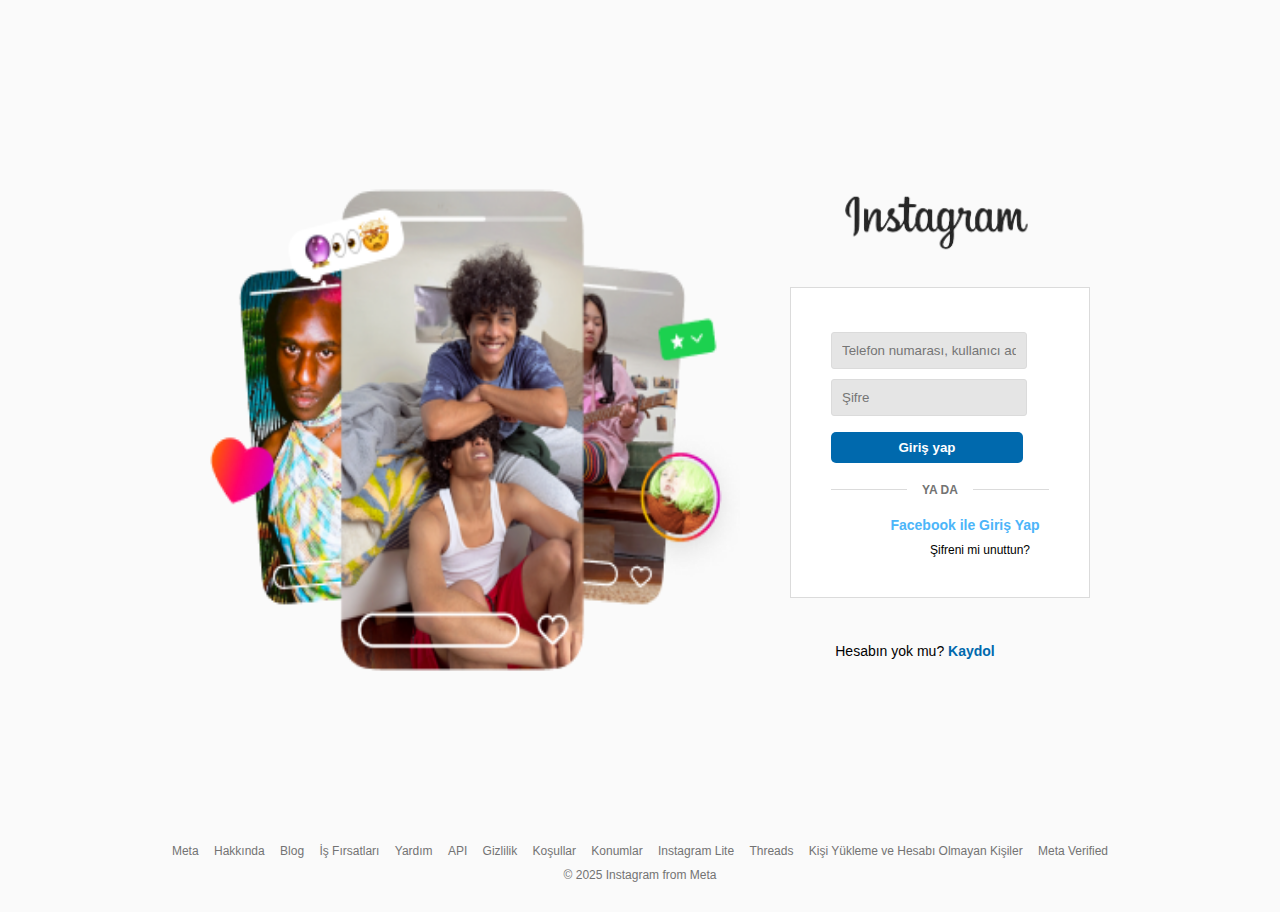
<file: index.html>
<!DOCTYPE html>
<html lang="tr">
<head>
  <meta charset="UTF-8" />
  <meta name="viewport" content="width=device-width, initial-scale=1.0" />
  <title>Instagram</title>
  <link rel="stylesheet" href="index.css" />
  <link href="https://fonts.googleapis.com/css2?family=Great+Vibes&display=swap" rel="stylesheet" />
</head>
<body>
  <div class="container">
    <div class="mockup">
      <img src="img/instagram-web-lox-image.png" alt="Instagram Görseli" />
    </div>
    <div class="form-container">
      <div class="logo">
        <img src="img/logo.png" alt="Instagram Logo">
      </div>
      <div class="form-box"> 
        <form action="homepage.html" method="get">
          <input type="text" class="username-input" placeholder="Telefon numarası, kullanıcı adı veya e-posta" required />
<input type="password" class="password-input" placeholder="Şifre" required />
          <button type="submit">Giriş yap</button>
        </form>

        <div class="divider">
          <div class="line"></div>
          <div class="or">YA DA</div>
          <div class="line"></div>
        </div>

        <a href="#" class="fb-login"><i class="fa-brands fa-facebook"></i> Facebook ile Giriş Yap</a>
        <a href="#" class="forgot">Şifreni mi unuttun?</a>
      </div>

      <div class="signup-box">
        Hesabın yok mu? <a href="register.html">Kaydol</a>
      </div>
    </div>
  </div>

  <footer>
    <div class="footer-links">
      <a href="#">Meta</a>
      <a href="#">Hakkında</a>
      <a href="#">Blog</a>
      <a href="#">İş Fırsatları</a>
      <a href="#">Yardım</a>
      <a href="#">API</a>
      <a href="#">Gizlilik</a>
      <a href="#">Koşullar</a>
      <a href="#">Konumlar</a>
      <a href="#">Instagram Lite</a>
      <a href="#">Threads</a>
      <a href="#">Kişi Yükleme ve Hesabı Olmayan Kişiler</a>
      <a href="#">Meta Verified</a>
    </div>
    <div class="footer-copy">© 2025 Instagram from Meta</div>
  </footer>
</body>
</html>
</file>
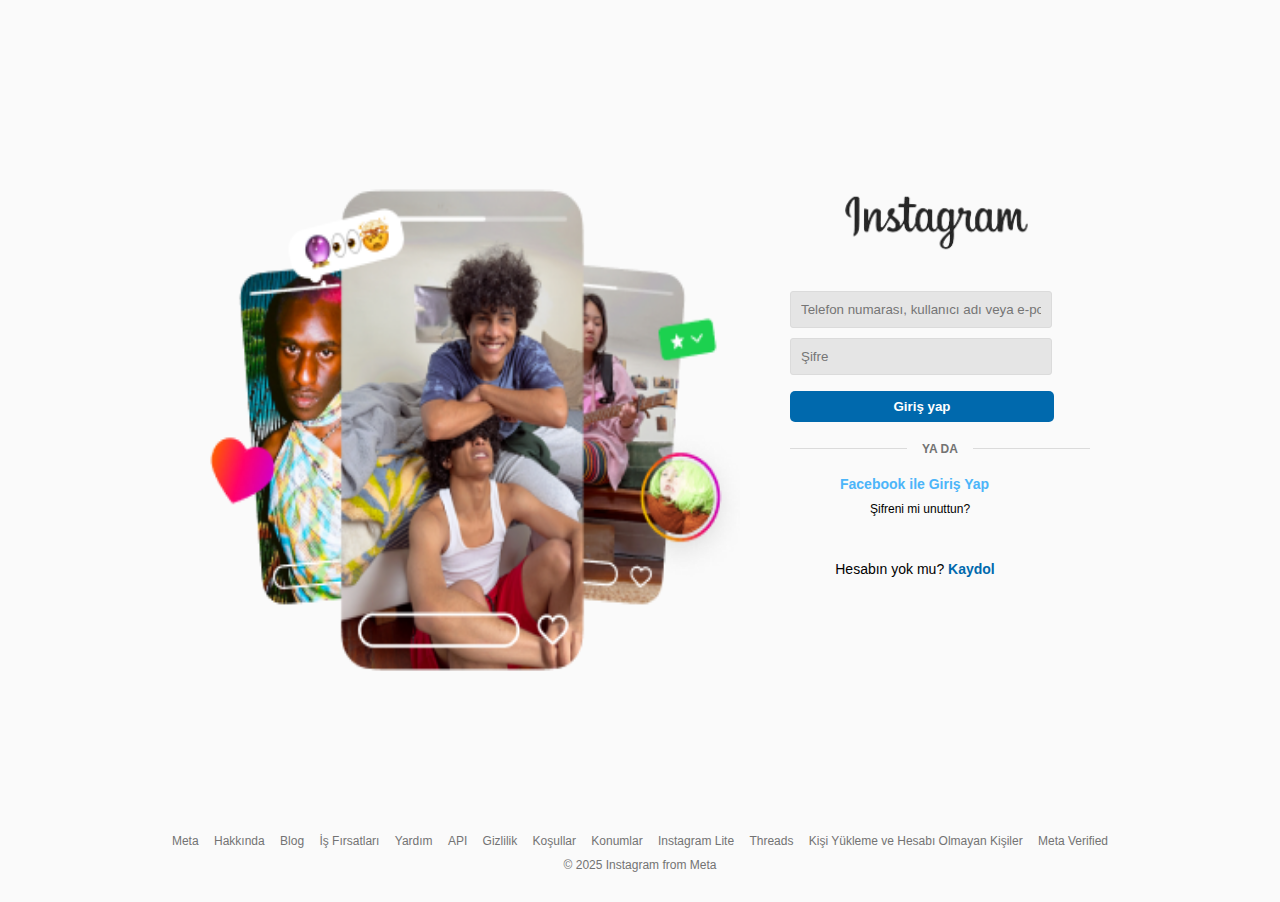
<file: login.html>
<!DOCTYPE html>
<html lang="tr">
<head>
  <meta charset="UTF-8" />
  <meta name="viewport" content="width=device-width, initial-scale=1.0" />
  <title>Instagram</title>
  <link rel="stylesheet" href="index.css" />
  <link href="https://fonts.googleapis.com/css2?family=Great+Vibes&display=swap" rel="stylesheet" />
</head>
<body>
  <div class="container">
    <div class="mockup">
      <img src="img/instagram-web-lox-image.png " alt="Instagram Görseli" />
    </div>
    <div class="form-container">
        <div class="logo">
          <img src="img/logo.png" alt="Instagram Logo">
        <form>
          <input type="text" placeholder="Telefon numarası, kullanıcı adı veya e-posta" required />
          <input type="password" placeholder="Şifre" required />
          <button type="submit">Giriş yap</button>
        </form>
        <div class="divider">
          <div class="line"></div>
          <div class="or">YA DA</div>
          <div class="line"></div>
        </div>
        <a href="#" class="fb-login"><i class="fa-brands fa-facebook"></i> Facebook ile Giriş Yap</a>
        <a href="#" class="forgot">Şifreni mi unuttun?</a>
      </div>
      <div class="signup-box">
        Hesabın yok mu? <a href="register.html">Kaydol</a>
      </div>
    </div>
  </div>

  <footer>
    <div class="footer-links">
      <a href="#">Meta</a>
      <a href="#">Hakkında</a>
      <a href="#">Blog</a>
      <a href="#">İş Fırsatları</a>
      <a href="#">Yardım</a>
      <a href="#">API</a>
      <a href="#">Gizlilik</a>
      <a href="#">Koşullar</a>
      <a href="#">Konumlar</a>
      <a href="#">Instagram Lite</a>
      <a href="#">Threads</a>
      <a href="#">Kişi Yükleme ve Hesabı Olmayan Kişiler</a>
      <a href="#">Meta Verified</a>
    </div>
    <div class="footer-copy">© 2025 Instagram from Meta</div>
  </footer>

</body>
</html>
</file>
<file: index.css>
:root {
  --main-blue: #4cb5f9;
  --border: #dbdbdb;
  --gray: #737373;
  --background: #fafafa;
  --white: #ffffff;
 --navyblue: #00266d;
  --text: #262626;
  --purple: #5b0496fa;
 --lightpurple: #a047fffa;
 --lightgray: #e5e5e5;
 --black: #000000;
 --dark-cyan: #0069ad;
}

body {
  font-family: Arial, sans-serif;
  background-color: var(--background);
  display: flex;
  flex-direction: column;
  align-items: center;
  margin: 0;
}

.container {
  display: flex;
  justify-content: center;
  margin: 40px auto;
  margin-top: 210px;
  max-width: 900px;
  gap: 50px;
}

.mockup img {
  width: 550px;
margin-top: -30px;
height: 500px;
}

.logo img {
  width: 240px;
  height: auto;
  display: block;
  margin: 0 auto 20px auto;
  margin-top: -50px;
}
.form-container {
  width: 350px;
}

.form-box {
  background-color: var(--white);
  border: 1px solid var(--border);
  padding: 40px;
  text-align: center;
}

.instagram-logo {
  font-family: 'Great Vibes', cursive;
  font-size: 50px;
  margin-bottom: 30px;
}

form input {
  width: 80%;
  padding: 10px;
  margin-bottom: 6px;
  margin-top: 4px;
  margin-right: 95px;
  border: 1px solid var(--border);
  border-radius: 3px;
  background-color: var(--lightgray);

}

button {
  width: 88%;
  padding: 8px;
  background-color: var(--dark-cyan);
  border: none;
  border-radius: 5px;
  color: white;
  font-weight: bold;
  cursor: pointer;
  margin-top: 10px;
 margin-right: 70px;
}

.divider {
  display: flex;
  align-items: center;
  margin: 20px 0;
}

.line {
  flex: 1;
  height: 1px;
  background-color: var(--border);
}

.or {
  margin: 0 15px;
  color: var(--gray);
  font-size: 12px;
  font-weight: bold;
}

.fb-login {
  color: var(--main-blue);
  text-decoration: none;
  font-size: 14px;
  font-weight: bold;
  display: block;
  margin: 10px 0;
  margin-left: 50px;
}

.forgot {
  display: block;
  font-size: 12px;
  color: var(--black);
  margin-top: 10px;
  text-decoration: none;
  margin-left: 80px;
}

body {
  font-family: Arial, sans-serif;
  background-color: var(--background);
  display: flex;
  flex-direction: column;
  align-items: center;
  margin: 0;
}
.container {
  display: flex;
  justify-content: center;
  margin: 40px auto;
  margin-top: 210px;
  max-width: 900px;
  gap: 50px;
}
.signup-box {
  padding: 35px;
  margin-top: 10px;
  text-align: center;
  font-size: 14px;
margin-right: 50px;
}

.signup-box a {
  text-decoration: none;
  color: var(--dark-cyan);
  font-weight: bold;
}

footer {
  margin-top: 80px;
  font-size: 12px;
  text-align: center;
  color: var(--gray);
  padding: 30px 10px;
}

.footer-links {
  margin-bottom: 10px;
}

.footer-links a {
  color: var(--gray);
  text-decoration: none;
  margin: 0 6px;
}
.signlog-box {
  padding: 35px;
  margin-top: 10px;
  text-align: center;
  font-size: 14px;
margin-right: 50px;
}

.signlog-box a {
  text-decoration: none;
  color: var(--dark-cyan);
  font-weight: bold;
}
footer {
  margin-top: 80px;
  font-size: 12px;
  text-align: center;
  color: var(--gray);
  padding: 30px 10px;
}

.footer-links {
  margin-bottom: 10px;
}

.footer-links a {
  color: var(--gray);
  text-decoration: none;
  margin: 0 6px;
}
.logo img {
  width: 240px;
  height: auto;
  display: block;
  margin: 0 auto 20px auto;
  margin-top: -50px;
}
.form input {
  width: 80%;
  padding: 10px;
  margin-bottom: 6px;
  margin-top: 4px;
  margin-right: 95px;
  border: 1px solid var(--border);
  border-radius: 3px;
  background-color: var(--lightgray);

}




@media (max-width: 768px) {
  .container {
    flex-direction: column;
    align-items: center;
    margin-top: 100px;
    gap: 20px;
  }

  .mockup img {
    width: 90%;
    height: auto;
    margin-top: 0;
  }

  .form-container {
    width: 90%;
  }

  .form-box {
    padding: 20px;
  }

  form input {
    width: 100%;
    margin: 10px 0;
    margin-right: 0;
  }

  button {
    width: 100%;
    margin-right: 0;
  }

  .fb-login {
    margin-left: 105px;
  }

  .forgot {
    margin-left: 0;
    text-align: center;
  }

  .signup-box {
    margin-right: 0;
    padding: 20px;
  }

  footer {
    padding: 20px 10px;
  }

  .footer-links {
    flex-wrap: wrap;
    justify-content: center;
  }

  .footer-links{
    display: inline-block;
    margin: 4px 6 px;
  }
}
</file>
